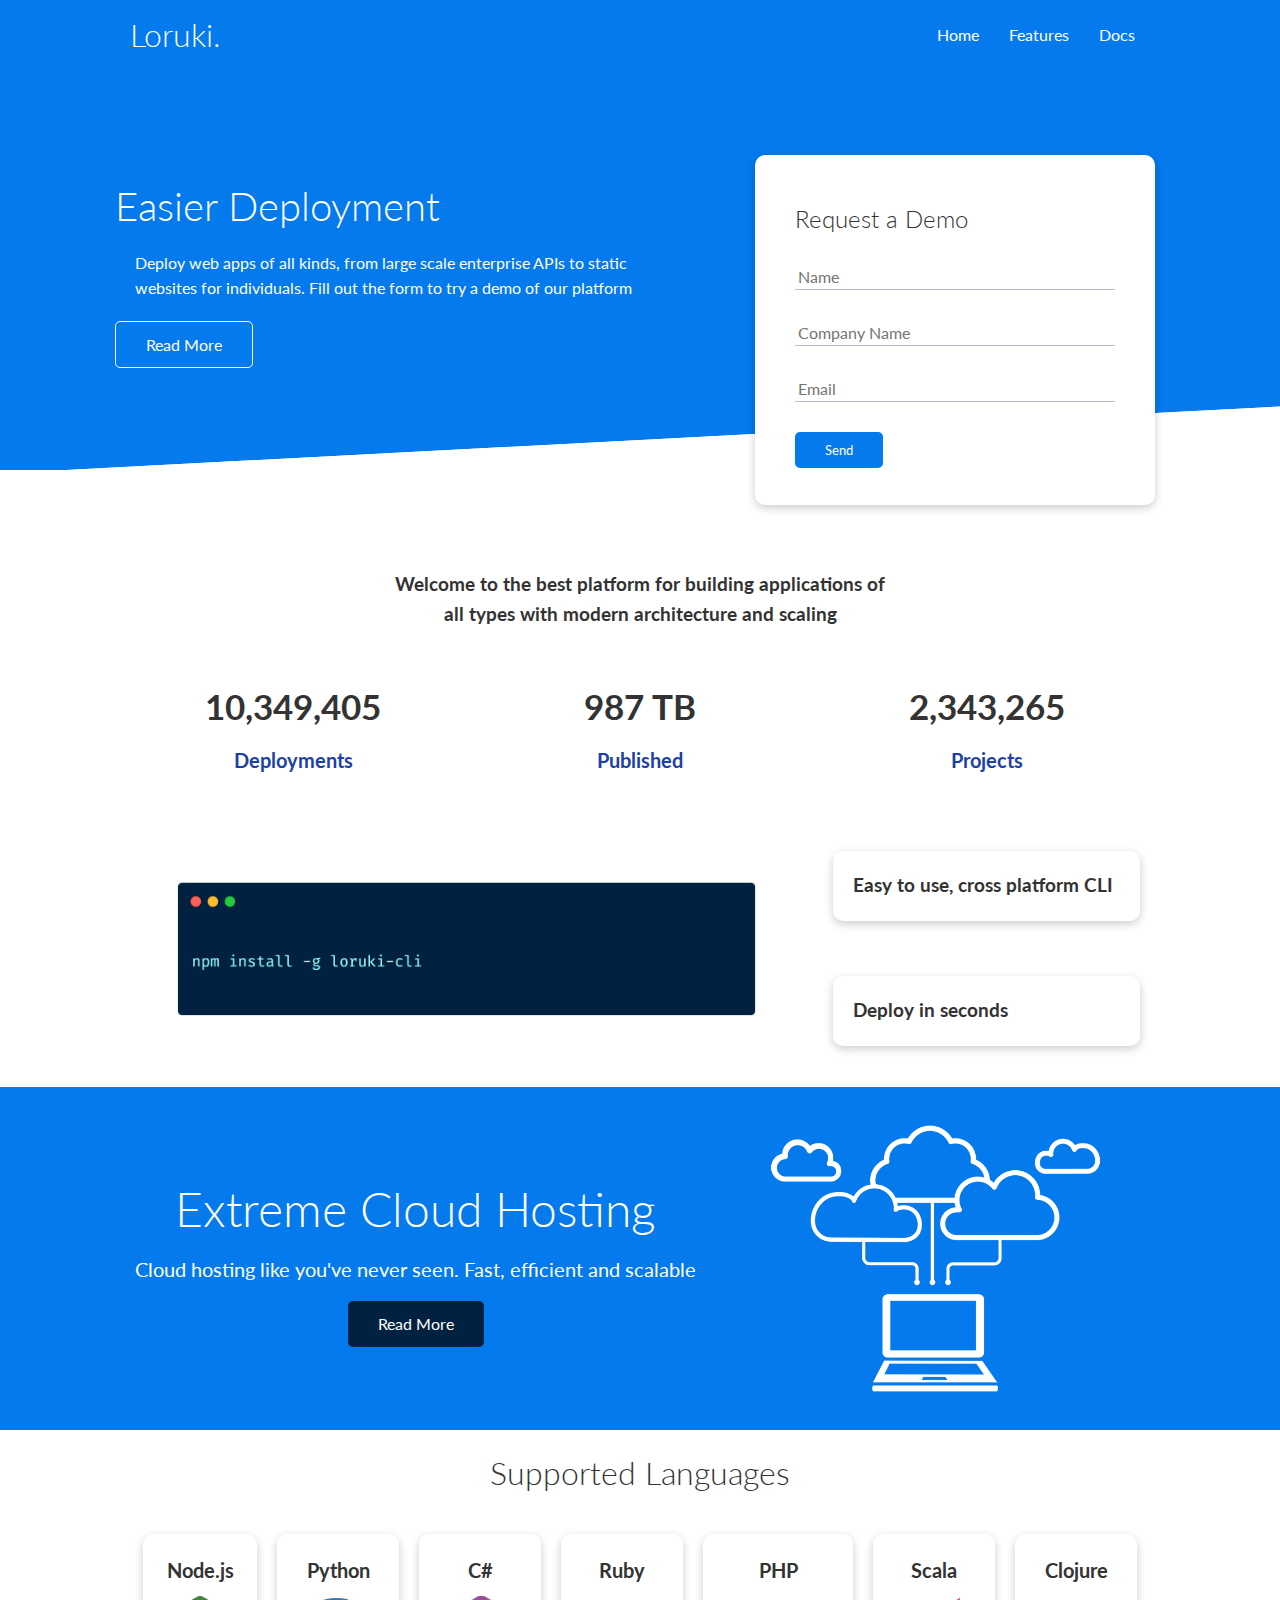
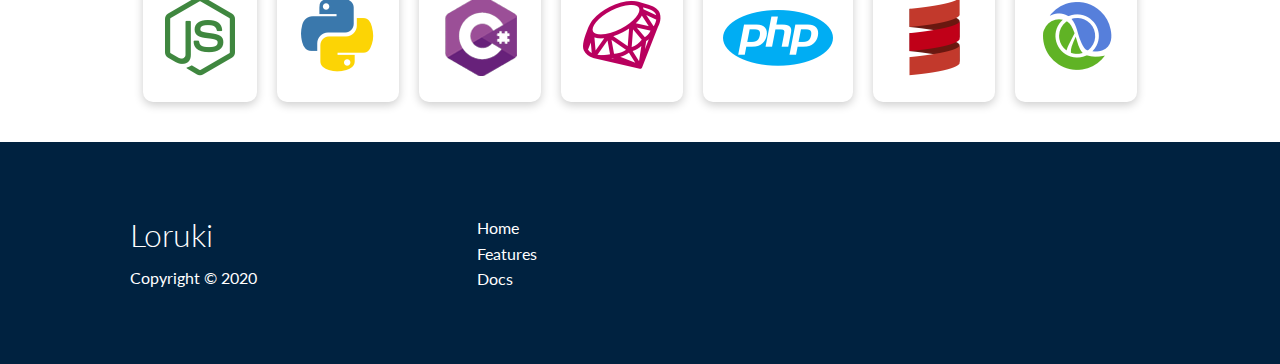
<file: index.html>
<!DOCTYPE html>
<html lang="en">
	<head>
		<meta charset="UTF-8" />
		<meta http-equiv="X-UA-Compatible" content="IE=edge" />
		<meta name="viewport" content="width=device-width, initial-scale=1.0" />
		<title>Loruki | Cloud Hosting For Everyone</title>
		<link rel="stylesheet" href="css/utilities.css" />
		<link rel="stylesheet" href="css/style.css" />
		<link
			rel="stylesheet"
			href="https://cdnjs.cloudflare.com/ajax/libs/font-awesome/5.15.3/css/all.min.css"
			integrity="sha512-iBBXm8fW90+nuLcSKlbmrPcLa0OT92xO1BIsZ+ywDWZCvqsWgccV3gFoRBv0z+8dLJgyAHIhR35VZc2oM/gI1w=="
			crossorigin="anonymous"
			referrerpolicy="no-referrer"
		/>
	</head>
	<body>
		<!-- NavBar -->
		<div class="navbar">
			<div class="container flex">
				<h1 class="logo">Loruki.</h1>
				<nav>
					<ul>
						<li><a href="index.html">Home</a></li>
						<li><a href="features.html">Features</a></li>
						<li><a href="docs.html">Docs</a></li>
					</ul>
				</nav>
			</div>
		</div>

		<!-- Showcase | Hero -->
		<section class="showcase">
			<div class="container grid">
				<div class="showcase-text">
					<h1>Easier Deployment</h1>
					<p>
						Deploy web apps of all kinds, from large scale enterprise APIs to
						static websites for individuals. Fill out the form to try a demo of
						our platform
					</p>
					<a href="features.html" class="btn btn-outline">Read More</a>
				</div>

				<div class="showcase-form card">
					<h2>Request a Demo</h2>
					<form class="form-control">
						<input type="text" name="name" placeholder="Name" required />
					</form>
					<form class="form-control">
						<input
							type="text"
							name="company"
							placeholder="Company Name"
							required
						/>
					</form>
					<form class="form-control">
						<input type="email" name="email" placeholder="Email" required />
					</form>
					<input type="submit" value="Send" class="btn btn-primary" />
				</div>
			</div>
		</section>

		<!-- Stats -->
		<section class="stats">
			<div class="container">
				<h3 class="stats-heading text-center my-1">
					Welcome to the best platform for building applications of all types
					with modern architecture and scaling
				</h3>
				<div class="grid grid-3 text-center my-4">
					<!-- GRID ITEM #1 -->
					<div>
						<i class="fas fa-server fa-3x"></i>
						<h3>10,349,405</h3>
						<p class="text-secondary">Deployments</p>
					</div>
					<!-- GRID ITEM #2 -->
					<div>
						<i class="fas fa-upload fa-3x"></i>
						<h3>987 TB</h3>
						<p class="text-secondary">Published</p>
					</div>
					<!-- GRID ITEM #3 -->
					<div>
						<i class="fas fa-project-diagram fa-3x"></i>
						<h3>2,343,265</h3>
						<p class="text-secondary">Projects</p>
					</div>
				</div>
			</div>
		</section>

		<!-- CLI -->
		<section class="cli">
			<div class="container grid">
				<!-- GRID ITEM #1 -->
				<img src="images/cli.png" alt="" />
				<!-- GRID ITEM #2 -->
				<div class="card">
					<h3>Easy to use, cross platform CLI</h3>
				</div>
				<!-- GRID ITEM #3 -->
				<div class="card">
					<h3>Deploy in seconds</h3>
				</div>
			</div>
		</section>

		<!-- Cloud -->
		<section class="cloud bg-primary my-2 py-2">
			<div class="container grid">
				<!-- GRID ITEM #1 -->
				<div class="text-center">
					<h2 class="lg">Extreme Cloud Hosting</h2>
					<p class="lead my-1">
						Cloud hosting like you've never seen. Fast, efficient and scalable
					</p>
					<a href="features.html" class="btn btn-dark">Read More</a>
				</div>
				<!-- GRID ITEM #2 -->
				<img src="images/cloud.png" alt="" />
			</div>
		</section>

		<!-- Languages -->
		<section class="languages">
			<h2 class="md text-center my-2">Supported Languages</h2>
			<div class="container flex">
				<div class="card">
					<h4>Node.js</h4>
					<img src="images/logos/node.png" alt="" />
				</div>
				<div class="card">
					<h4>Python</h4>
					<img src="images/logos/python.png" alt="" />
				</div>
				<div class="card">
					<h4>C#</h4>
					<img src="images/logos/csharp.png" alt="" />
				</div>
				<div class="card">
					<h4>Ruby</h4>
					<img src="images/logos/ruby.png" alt="" />
				</div>
				<div class="card">
					<h4>PHP</h4>
					<img src="images/logos/php.png" alt="" />
				</div>
				<div class="card">
					<h4>Scala</h4>
					<img src="images/logos/scala.png" alt="" />
				</div>
				<div class="card">
					<h4>Clojure</h4>
					<img src="images/logos/clojure.png" alt="" />
				</div>
			</div>
		</section>

		<!-- Footer -->
		<footer class="footer bg-dark py-5">
			<div class="container grid grid-3">
				<!-- GRID ITEM #1 -->
				<div>
					<h1>Loruki</h1>
					<p>Copyright &copy; 2020</p>
				</div>
				<!-- GRID ITEM #2 -->
				<nav>
					<ul>
						<li><a href="index.html"></a>Home</li>
						<li><a href="features.html"></a>Features</li>
						<li><a href="doc.html"></a>Docs</li>
					</ul>
				</nav>
				<!-- GRID ITEM #3 -->
				<div class="social">
					<a href="#"><i class="fab fa-github fa-2x"></i></a>
					<a href="#"><i class="fab fa-facebook fa-2x"></i></a>
					<a href="#"><i class="fab fa-instagram fa-2x"></i></a>
					<a href="#"><i class="fab fa-twitter fa-2x"></i></a>
				</div>
			</div>
		</footer>
	</body>
</html>
</file>
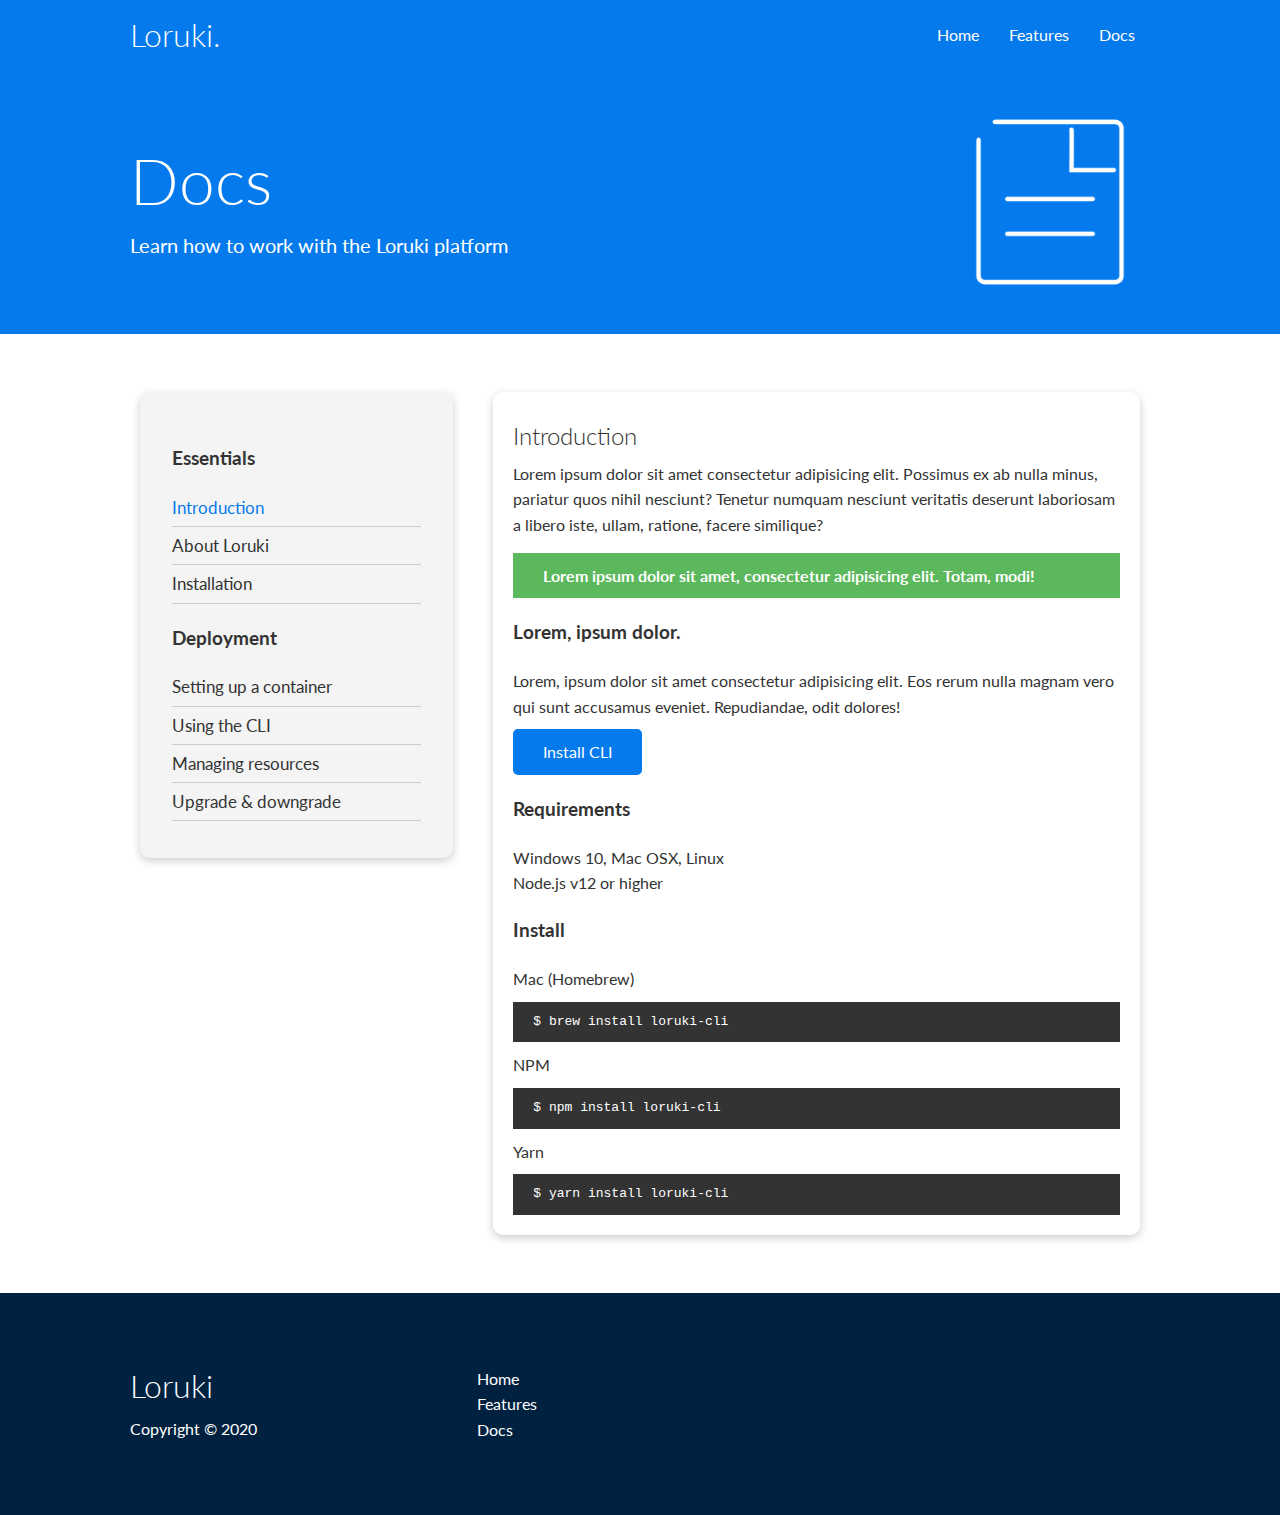
<file: docs.html>
<!DOCTYPE html>
<html lang="en">
	<head>
		<meta charset="UTF-8" />
		<meta http-equiv="X-UA-Compatible" content="IE=edge" />
		<meta name="viewport" content="width=device-width, initial-scale=1.0" />
		<title>Loruki | Cloud Hosting For Everyone</title>
		<link rel="stylesheet" href="css/utilities.css" />
		<link rel="stylesheet" href="css/style.css" />
		<link
			rel="stylesheet"
			href="https://cdnjs.cloudflare.com/ajax/libs/font-awesome/5.15.3/css/all.min.css"
			integrity="sha512-iBBXm8fW90+nuLcSKlbmrPcLa0OT92xO1BIsZ+ywDWZCvqsWgccV3gFoRBv0z+8dLJgyAHIhR35VZc2oM/gI1w=="
			crossorigin="anonymous"
			referrerpolicy="no-referrer"
		/>
	</head>
	<body>
		<!-- NavBar -->
		<div class="navbar">
			<div class="container flex">
				<h1 class="logo">Loruki.</h1>
				<nav>
					<ul>
						<li><a href="index.html">Home</a></li>
						<li><a href="features.html">Features</a></li>
						<li><a href="docs.html">Docs</a></li>
					</ul>
				</nav>
			</div>
		</div>

		<!-- Head -->
		<section class="docs-head bg-primary py-3">
			<div class="container grid">
				<div>
					<h1 class="xl">Docs</h1>
					<p class="lead">Learn how to work with the Loruki platform</p>
				</div>
				<img src="images/docs.png" alt="" />
			</div>
		</section>

		<!-- Docs Main -->
		<section class="docs-main my-4">
			<div class="grid container">
				<!-- GRID ITEM 1 -->
				<div class="card bg-light p-3">
					<h3 class="my-2">Essentials</h3>
					<nav>
						<ul>
							<li><a class="text-primary" href="#">Introduction</a></li>
							<li><a href="#">About Loruki</a></li>
							<li><a href="#">Installation</a></li>
						</ul>
					</nav>

					<h3 class="my-2">Deployment</h3>
					<nav>
						<ul>
							<li><a href="#">Setting up a container</a></li>
							<li><a href="#">Using the CLI</a></li>
							<li><a href="#">Managing resources</a></li>
							<li><a href="#">Upgrade & downgrade</a></li>
						</ul>
					</nav>
				</div>

				<!-- GRID ITEM 2 -->
				<div class="card">
					<h2>Introduction</h2>
					<p>
						Lorem ipsum dolor sit amet consectetur adipisicing elit. Possimus ex
						ab nulla minus, pariatur quos nihil nesciunt? Tenetur numquam
						nesciunt veritatis deserunt laboriosam a libero iste, ullam,
						ratione, facere similique?
					</p>
					<div class="alert alert-success">
						<i class="fas fa-info"></i>
						Lorem ipsum dolor sit amet, consectetur adipisicing elit. Totam,
						modi!
					</div>
					<h3>Lorem, ipsum dolor.</h3>
					<p>
						Lorem, ipsum dolor sit amet consectetur adipisicing elit. Eos rerum
						nulla magnam vero qui sunt accusamus eveniet. Repudiandae, odit
						dolores!
					</p>
					<a href="#" class="btn btn-primary">Install CLI</a>

					<h3>Requirements</h3>
					<ul>
						<li>Windows 10, Mac OSX, Linux</li>
						<li>Node.js v12 or higher</li>
					</ul>

					<h3>Install</h3>
					<p>Mac (Homebrew)</p>
					<pre><code>$ brew install loruki-cli</code></pre>
					<p>NPM</p>
					<pre><code>$ npm install loruki-cli</code></pre>
					<p>Yarn</p>
					<pre><code>$ yarn install loruki-cli</code></pre>
				</div>
			</div>
		</section>

		<!-- Footer -->
		<footer class="footer bg-dark py-5">
			<div class="container grid grid-3">
				<!-- GRID ITEM #1 -->
				<div>
					<h1>Loruki</h1>
					<p>Copyright &copy; 2020</p>
				</div>
				<!-- GRID ITEM #2 -->
				<nav>
					<ul>
						<li><a href="index.html"></a>Home</li>
						<li><a href="features.html"></a>Features</li>
						<li><a href="doc.html"></a>Docs</li>
					</ul>
				</nav>
				<!-- GRID ITEM #3 -->
				<div class="social">
					<a href="#"><i class="fab fa-github fa-2x"></i></a>
					<a href="#"><i class="fab fa-facebook fa-2x"></i></a>
					<a href="#"><i class="fab fa-instagram fa-2x"></i></a>
					<a href="#"><i class="fab fa-twitter fa-2x"></i></a>
				</div>
			</div>
		</footer>
	</body>
</html>
</file>
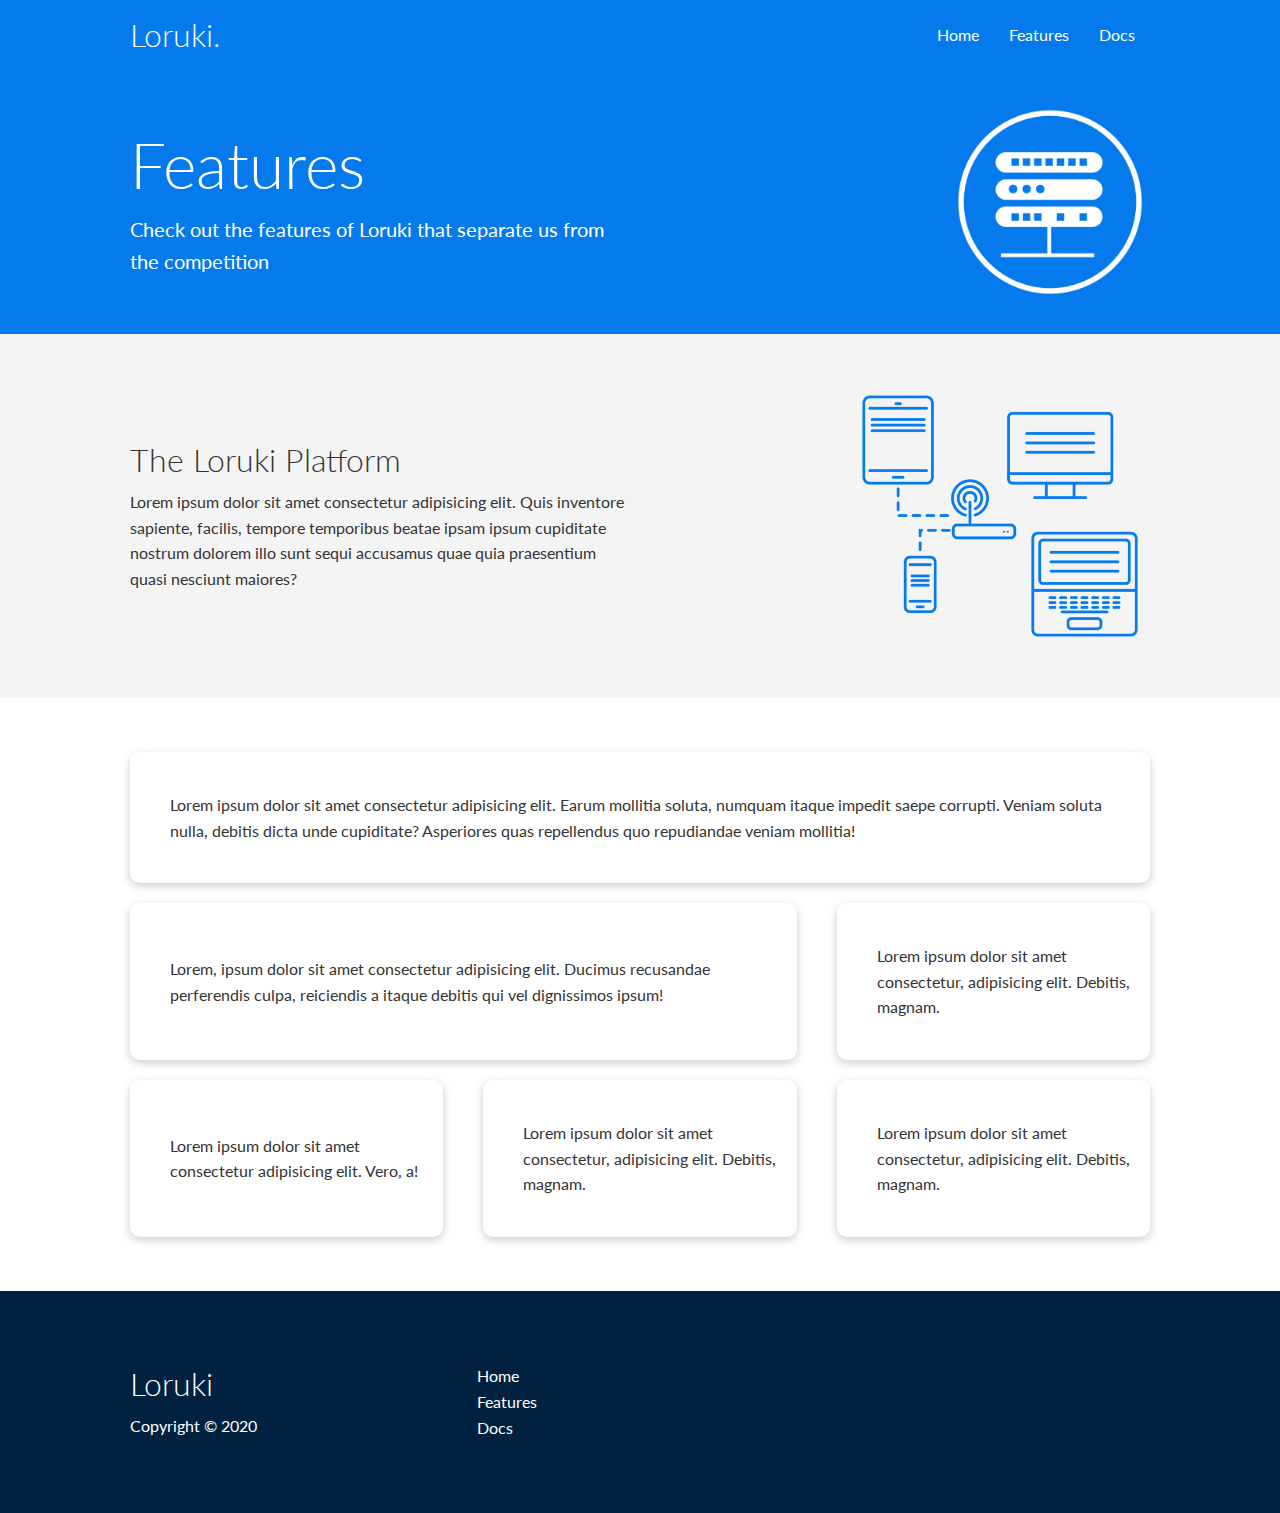
<file: features.html>
<!DOCTYPE html>
<html lang="en">
	<head>
		<meta charset="UTF-8" />
		<meta http-equiv="X-UA-Compatible" content="IE=edge" />
		<meta name="viewport" content="width=device-width, initial-scale=1.0" />
		<title>Loruki | Cloud Hosting For Everyone</title>
		<link rel="stylesheet" href="css/utilities.css" />
		<link rel="stylesheet" href="css/style.css" />
		<link
			rel="stylesheet"
			href="https://cdnjs.cloudflare.com/ajax/libs/font-awesome/5.15.3/css/all.min.css"
			integrity="sha512-iBBXm8fW90+nuLcSKlbmrPcLa0OT92xO1BIsZ+ywDWZCvqsWgccV3gFoRBv0z+8dLJgyAHIhR35VZc2oM/gI1w=="
			crossorigin="anonymous"
			referrerpolicy="no-referrer"
		/>
	</head>
	<body>
		<!-- NavBar -->
		<div class="navbar">
			<div class="container flex">
				<h1 class="logo">Loruki.</h1>
				<nav>
					<ul>
						<li><a href="index.html">Home</a></li>
						<li><a href="features.html">Features</a></li>
						<li><a href="docs.html">Docs</a></li>
					</ul>
				</nav>
			</div>
		</div>

		<!-- Head -->
		<section class="features-head bg-primary py-3">
			<div class="container grid">
				<div>
					<h1 class="xl">Features</h1>
					<p class="lead">
						Check out the features of Loruki that separate us from the
						competition
					</p>
				</div>
				<img src="images/server.png" alt="" />
			</div>
		</section>

		<!-- Sub head -->
		<section class="features-sub-head bg-light py-3">
			<div class="container grid">
				<div>
					<h1 class="md">The Loruki Platform</h1>
					<p>
						Lorem ipsum dolor sit amet consectetur adipisicing elit. Quis
						inventore sapiente, facilis, tempore temporibus beatae ipsam ipsum
						cupiditate nostrum dolorem illo sunt sequi accusamus quae quia
						praesentium quasi nesciunt maiores?
					</p>
				</div>
				<img src="images/server2.png" alt="" />
			</div>
		</section>

		<!-- Main -->
		<section class="features-main my-2">
			<div class="container grid grid-3">
				<div class="card flex">
					<i class="fas fa-server fa-3x"></i>
					<p>
						Lorem ipsum dolor sit amet consectetur adipisicing elit. Earum
						mollitia soluta, numquam itaque impedit saepe corrupti. Veniam
						soluta nulla, debitis dicta unde cupiditate? Asperiores quas
						repellendus quo repudiandae veniam mollitia!
					</p>
				</div>
				<div class="card flex">
					<i class="fas fa-network-wired fa-3x"></i>
					<p>
						Lorem, ipsum dolor sit amet consectetur adipisicing elit. Ducimus
						recusandae perferendis culpa, reiciendis a itaque debitis qui vel
						dignissimos ipsum!
					</p>
				</div>
				<div class="card flex">
					<i class="fas fa-laptop-code fa-3x"></i>
					<p>
						Lorem ipsum dolor sit amet consectetur, adipisicing elit. Debitis,
						magnam.
					</p>
				</div>
				<div class="card flex">
					<i class="fas fa-database fa-3x"></i>
					<p>
						Lorem ipsum dolor sit amet consectetur adipisicing elit. Vero, a!
					</p>
				</div>
				<div class="card flex">
					<i class="fas fa-power-off fa-3x"></i>
					<p>
						Lorem ipsum dolor sit amet consectetur, adipisicing elit. Debitis,
						magnam.
					</p>
				</div>
				<div class="card flex">
					<i class="fas fa-upload fa-3x"></i>
					<p>
						Lorem ipsum dolor sit amet consectetur, adipisicing elit. Debitis,
						magnam.
					</p>
				</div>
			</div>
		</section>

		<!-- Footer -->
		<footer class="footer bg-dark py-5">
			<div class="container grid grid-3">
				<!-- GRID ITEM #1 -->
				<div>
					<h1>Loruki</h1>
					<p>Copyright &copy; 2020</p>
				</div>
				<!-- GRID ITEM #2 -->
				<nav>
					<ul>
						<li><a href="index.html"></a>Home</li>
						<li><a href="features.html"></a>Features</li>
						<li><a href="doc.html"></a>Docs</li>
					</ul>
				</nav>
				<!-- GRID ITEM #3 -->
				<div class="social">
					<a href="#"><i class="fab fa-github fa-2x"></i></a>
					<a href="#"><i class="fab fa-facebook fa-2x"></i></a>
					<a href="#"><i class="fab fa-instagram fa-2x"></i></a>
					<a href="#"><i class="fab fa-twitter fa-2x"></i></a>
				</div>
			</div>
		</footer>
	</body>
</html>
</file>
<file: css/utilities.css>
/* Utilities */
.container {
	max-width: 1100px;
	margin: 0 auto;
	overflow: auto;
	padding: 0 40px;
}
.card {
	background-color: white;
	color: #333;
	border-radius: 10px;
	box-shadow: 0 3px 10px rgba(0, 0, 0, 0.2);
	padding: 20px;
	margin: 10px;
}
.btn {
	display: inline-block;
	padding: 10px 30px;
	cursor: pointer;
	background: var(--primary-color);
	color: #fff;
	border: none;
	border-radius: 5px;
	font-family: 'Lato', sans-serif;
}
.btn-outline {
	background-color: transparent;
	border: 1px white solid;
}

.btn:hover {
	transform: scale(0.98);
}

/* Backgrounds and colored button */
.bg-primary,
.btn-primary {
	background-color: var(--primary-color);
	color: white;
}
.bg-secondary,
.btn-secondary {
	background-color: var(--secondary-color);
	color: white;
}
.bg-dark,
.btn-dark {
	background-color: var(--dark-color);
	color: white;
}
.bg-light,
.btn-light {
	background-color: var(--light-color);
	color: #333;
}

.bg-primary a,
.btn-primary a,
.bg-secondary a,
.btn-secondary a,
.bg-dark a,
.btn-dark a {
	color: white;
}
/* Text Colors */
.text-primary {
	color: var(--primary-color);
}
.text-secondary {
	color: var(--secondary-color);
}
.text-dark {
	color: var(--dark-color);
}
.text-light {
	color: var(--light-color);
}

/* Text sizes */
.lead {
	font-size: 20px;
}
.sm {
	font-size: 1rem;
}
.md {
	font-size: 2rem;
}
.lg {
	font-size: 3rem;
}
.xl {
	font-size: 4rem;
}

.text-center {
	text-align: center;
}

/* Alert */
.alert {
	background-color: var(--light-color);
	padding: 10px 20px;
	font-weight: bold;
	margin: 15px 0;
}
.alert i {
	margin-right: 10px;
}
.alert-success {
	background-color: var(--success-color);
	color: white;
}
.alert-error {
	background-color: var(--error-color);
}

.flex {
	display: flex;
	justify-content: center;
	align-items: center;
	height: 100%;
}
.grid {
	display: grid;
	grid-template-columns: repeat(2, 1fr);
	gap: 20px;
	height: 100%;
	justify-content: center;
	align-items: center;
}
.grid-3 {
	grid-template-columns: repeat(3, 1fr);
}

/* Margin */
.my-1 {
	margin: 1rem 0;
}
.my-2 {
	margin: 1.5rem 0;
}
.my-3 {
	margin: 2rem 0;
}
.my-4 {
	margin: 3rem 0;
}
.my-5 {
	margin: 4rem 0;
}
.m-1 {
	margin: 1rem;
}
.m-2 {
	margin: 1.5rem;
}
.m-3 {
	margin: 2rem;
}
.m-4 {
	margin: 3rem;
}
.m-5 {
	margin: 4rem;
}

/* Padding */
.py-1 {
	padding: 1rem 0;
}
.py-2 {
	padding: 1.5rem 0;
}
.py-3 {
	padding: 2rem 0;
}
.py-4 {
	padding: 3rem 0;
}
.py-5 {
	padding: 4rem 0;
}
.p-1 {
	padding: 1rem;
}
.p-2 {
	padding: 1.5rem;
}
.p-3 {
	padding: 2rem;
}
.p-4 {
	padding: 3rem;
}
.p-5 {
	padding: 4rem;
}
</file>
<file: css/style.css>
@import url('https://fonts.googleapis.com/css2?family=Lato:wght@300&display=swap');

:root {
	--primary-color: #047aed;
	--secondary-color: #1c3fa8;
	--dark-color: #002240;
	--light-color: #f4f4f4;
	--success-color: #5cb85c;
	--error-color: #d9534f;
}

* {
	box-sizing: border-box;
	padding: 0;
	margin: 0;
}
body {
	font-family: 'Lato', sans-serif;
	color: #333;
	line-height: 1.6;
}

ul {
	list-style-type: none;
}
a {
	text-decoration: none;
	color: #333;
}

h1,
h2 {
	font-weight: 300;
	line-height: 1.2;
	margin: 10px 0;
}

p {
	margin: 10px 0;
}

img {
	width: 100%;
}

code,
pre {
	background: #333;
	color: white;
	padding: 10px;
}

/* Navbar */
.navbar {
	background-color: var(--primary-color);
	color: white;
	height: 70px;
}

.navbar ul {
	display: flex;
}

.navbar a {
	color: #fff;
	padding: 10px;
	margin: 0 5px;
}

.navbar a:hover {
	border-bottom: 2px white solid;
}

.navbar .flex {
	justify-content: space-between;
}

/* Showcase */
.showcase {
	height: 400px;
	background-color: var(--primary-color);
	color: white;
	position: relative;
}
.showcase h1 {
	font-size: 40px;
}
.showcase p {
	margin: 20px 20px;
}
.showcase .grid {
	overflow: visible;
	grid-template-columns: 55% 45%;
	gap: 30px;
}

.showcase-text {
	animation: slideInFromLeft 1s ease-in;
}

.showcase-form {
	position: relative;
	top: 60px;
	height: 350px;
	width: 400px;
	padding: 40px;
	z-index: 100;
	justify-self: flex-end;
	animation: slideInFromRight 1s ease-in;
}
.showcase-form .form-control {
	margin: 30px 0;
}

.showcase-form input[type='text'],
.showcase-form input[type='email'] {
	border: 0;
	border-bottom: 1px solid #b4becb;
	width: 100%;
	padding: 3px;
	font-size: 16px;
	font-family: 'Lato', sans-serif;
}

.showcase-form input:focus {
	outline: none;
}
.showcase::before,
.showcase::after {
	content: '';
	position: absolute;
	height: 100px;
	bottom: -70px;
	right: 0;
	left: 0;
	background: white;
	transform: skewY(-3deg);
	-webkit-transform: skewY(-3deg);
	-moz-transform: skewY(-3deg);
	-ms-transform: skewY(-3deg);
}

/* Stats */
.stats {
	padding-top: 100px;
	animation: slideInFromBottom 1s ease-in;
}
.stats-heading {
	max-width: 500px;
	margin: auto;
}
.stats .grid h3 {
	font-size: 35px;
}
.stats .grid p {
	font-size: 20px;
	font-weight: bold;
}

/* CLI */
.cli .grid {
	grid-template-columns: repeat(3, 1fr);
	grid-template-rows: repeat(2, 1fr);
}
.cli .grid > *:first-child {
	grid-column: 1 / span 2;
	grid-row: 1 / span 2;
}

/* Cloud */
.cloud .grid {
	grid-template-columns: 4fr 3fr;
}

/* Languages */
.languages .flex {
	flex-wrap: wrap;
}
.languages .card {
	text-align: center;
	margin: 18px 10px 40px;
	transition: transform 0.2s ease-in;
}
.languages .card h4 {
	font-size: 20px;
	margin-bottom: 10px;
}
.languages .card:hover {
	transform: translateY(-15px);
}

/* Features */
.features-head img,
.docs-head img {
	width: 200px;
	justify-self: flex-end;
}
.features-sub-head img {
	width: 300px;
	justify-self: flex-end;
}
.features-main .card > i {
	margin: 0 10px;
}

.features-main .grid {
	padding: 30px;
}
.features-main .grid > *:first-child {
	grid-column: 1 / span 3;
}
.features-main .grid > *:nth-child(2) {
	grid-column: 1 / span 2;
}

/* Docs */
.docs-main h3 {
	margin: 20px 0;
}
.docs-main .grid {
	grid-template-columns: 1fr 2fr;
	align-items: flex-start;
}
.docs-main nav li {
	font-size: 17px;
	padding-bottom: 5px;
	margin-bottom: 5px;
	border-bottom: 1px #ccc solid;
}
.docs-main a:hover {
	font-weight: bold;
}

/* Footer */
.footer .social a {
	margin: 0 10px;
}

/* Animation */
@keyframes slideInFromLeft {
	0% {
		transform: translateX(-100%);
	}
	100% {
		transform: translateX(0);
	}
}

@keyframes slideInFromRight {
	0% {
		transform: translateX(100%);
	}
	100% {
		transform: translateX(0);
	}
}
@keyframes slideInFromTop {
	0% {
		transform: translateY(-100%);
	}
	100% {
		transform: translateY(0);
	}
}
@keyframes slideInFromBottom {
	0% {
		transform: translateY(100%);
	}
	100% {
		transform: translateY(0);
	}
}

/* Media Queries */

/* Tablets and under */
@media (max-width: 950px) {
	.showcase-form {
		width: 350px;
	}
}
@media (max-width: 800px) {
	.showcase-form {
		width: 320px;
	}
}
@media (max-width: 768px) {
	.grid,
	.showcase .grid,
	.stats .grid,
	.cli .grid,
	.cloud .grid,
	.features-main .grid,
	.docs-main .grid {
		grid-template-columns: 1fr;
		grid-template-rows: 1fr;
	}
	.showcase {
		height: auto;
	}
	.showcase-text {
		text-align: center;
		margin-top: 40px;
	}
	.showcase-form {
		justify-self: center;
	}
	.cli .grid > *:first-child {
		grid-column: 1;
		grid-row: 1;
	}
	.features-head,
	.features-sub-head,
	.docs-head {
		text-align: center;
	}

	.features-head img,
	.features-sub-head img,
	.docs-head img {
		justify-self: center;
	}

	.features-main .grid > *:first-child,
	.features-main .grid > *:nth-child(2) {
		grid-column: 1;
	}
}

/* Mobile */
@media (max-width: 500px) {
	.navbar {
		height: 110px;
	}
	.navbar .flex {
		flex-direction: column;
	}
	.navbar ul {
		padding: 10px;
		background-color: rgba(0, 0, 0, 0.1);
	}
	.showcase-form {
		width: 300px;
	}
}
</file>
